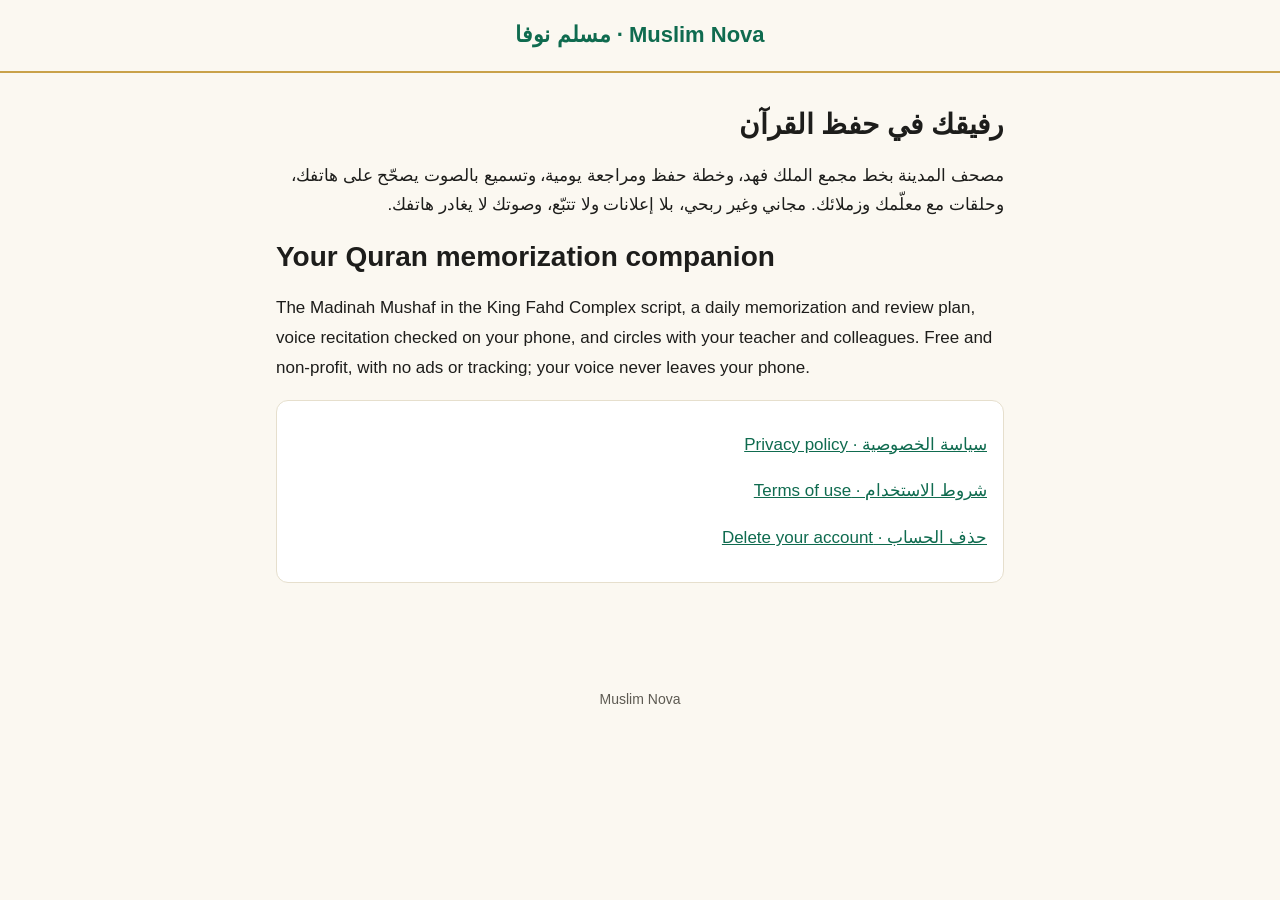
<file: index.html>
<!doctype html>
<html lang="ar" dir="rtl">
<head>
<meta charset="utf-8">
<meta name="viewport" content="width=device-width, initial-scale=1">
<title>Muslim Nova · مسلم نوفا</title>
<link rel="stylesheet" href="styles.css">
</head>
<body>
<header class="site"><a href="index.html">Muslim Nova · مسلم نوفا</a></header>
<main>
<section lang="ar">
<h1>رفيقك في حفظ القرآن</h1>
<p>مصحف المدينة بخط مجمع الملك فهد، وخطة حفظ ومراجعة يومية، وتسميع بالصوت يصحّح على هاتفك، وحلقات مع معلّمك وزملائك. مجاني وغير ربحي، بلا إعلانات ولا تتبّع، وصوتك لا يغادر هاتفك.</p>
</section>
<section lang="en">
<h1>Your Quran memorization companion</h1>
<p>The Madinah Mushaf in the King Fahd Complex script, a daily memorization and review plan, voice recitation checked on your phone, and circles with your teacher and colleagues. Free and non-profit, with no ads or tracking; your voice never leaves your phone.</p>
</section>
<div class="card">
<p><a href="privacy.html">سياسة الخصوصية · Privacy policy</a></p>
<p><a href="terms.html">شروط الاستخدام · Terms of use</a></p>
<p><a href="delete-account.html">حذف الحساب · Delete your account</a></p>
</div>
</main>
<footer>Muslim Nova</footer>
</body>
</html>
</file>
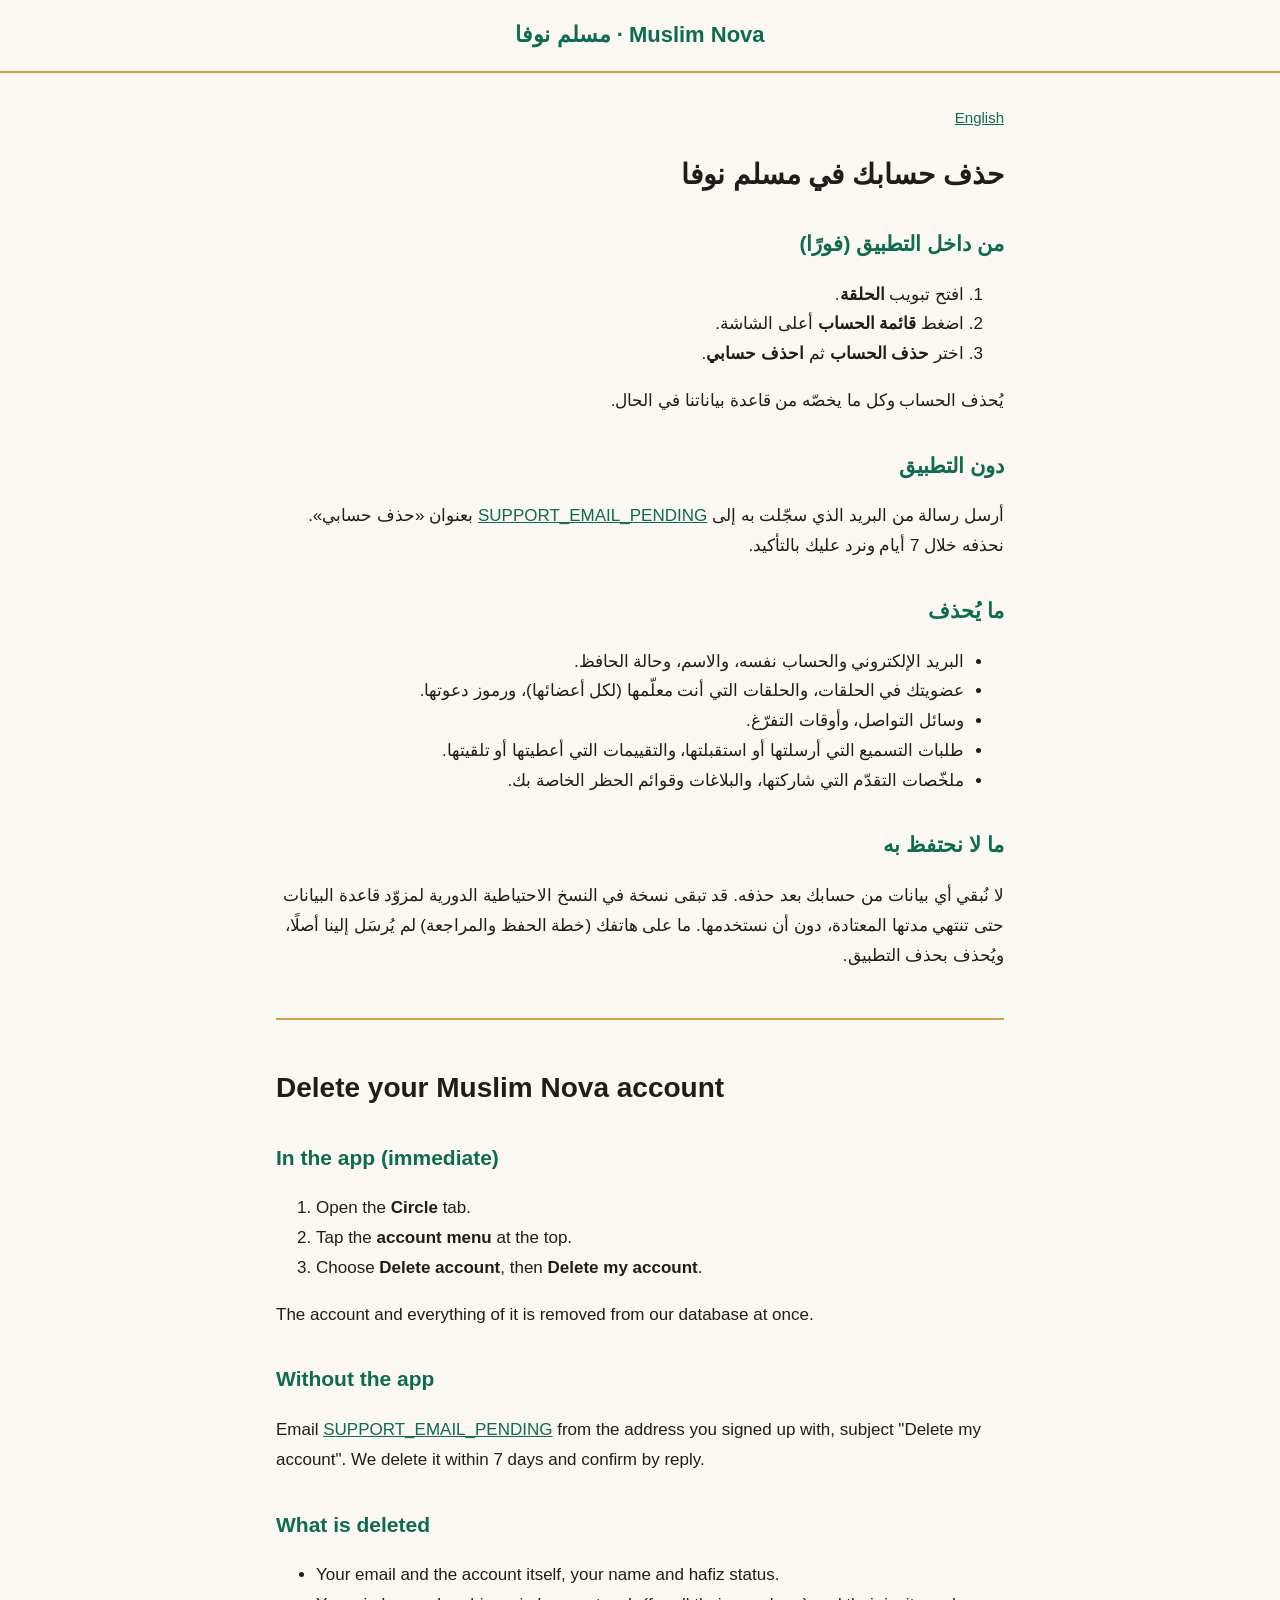
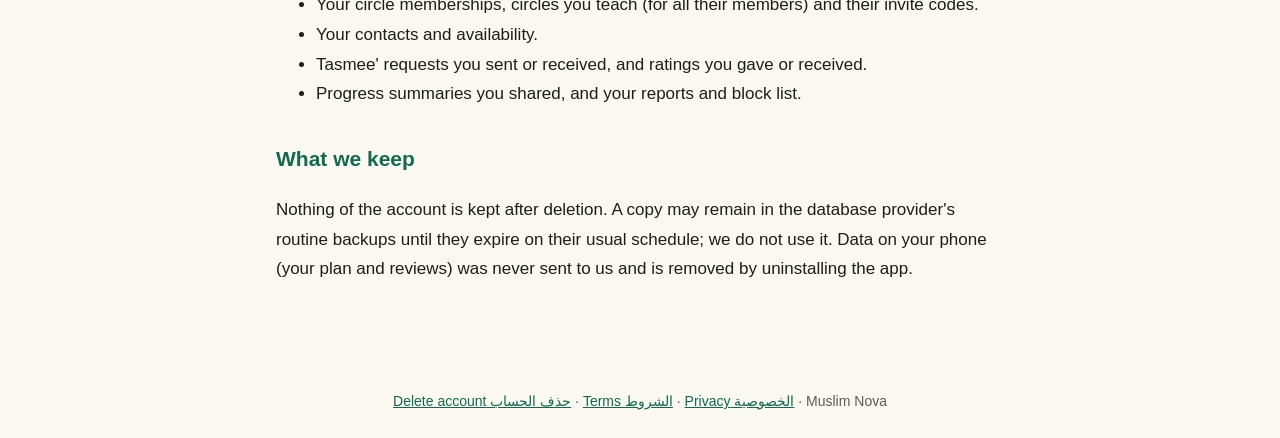
<file: delete-account.html>
<!doctype html>
<html lang="ar" dir="rtl">
<head>
<meta charset="utf-8">
<meta name="viewport" content="width=device-width, initial-scale=1">
<title>حذف الحساب · Muslim Nova</title>
<link rel="stylesheet" href="styles.css">
</head>
<body>
<header class="site"><a href="index.html">Muslim Nova · مسلم نوفا</a></header>
<main>
<nav class="langs"><a href="#en">English</a></nav>

<section lang="ar">
<h1>حذف حسابك في مسلم نوفا</h1>

<h2>من داخل التطبيق (فورًا)</h2>
<ol>
<li>افتح تبويب <strong>الحلقة</strong>.</li>
<li>اضغط <strong>قائمة الحساب</strong> أعلى الشاشة.</li>
<li>اختر <strong>حذف الحساب</strong> ثم <strong>احذف حسابي</strong>.</li>
</ol>
<p>يُحذف الحساب وكل ما يخصّه من قاعدة بياناتنا في الحال.</p>

<h2>دون التطبيق</h2>
<p>أرسل رسالة من البريد الذي سجّلت به إلى <a href="mailto:SUPPORT_EMAIL_PENDING?subject=Delete%20my%20account">SUPPORT_EMAIL_PENDING</a> بعنوان «حذف حسابي». نحذفه خلال 7 أيام ونرد عليك بالتأكيد.</p>

<h2>ما يُحذف</h2>
<ul>
<li>البريد الإلكتروني والحساب نفسه، والاسم، وحالة الحافظ.</li>
<li>عضويتك في الحلقات، والحلقات التي أنت معلّمها (لكل أعضائها)، ورموز دعوتها.</li>
<li>وسائل التواصل، وأوقات التفرّغ.</li>
<li>طلبات التسميع التي أرسلتها أو استقبلتها، والتقييمات التي أعطيتها أو تلقيتها.</li>
<li>ملخّصات التقدّم التي شاركتها، والبلاغات وقوائم الحظر الخاصة بك.</li>
</ul>

<h2>ما لا نحتفظ به</h2>
<p>لا نُبقي أي بيانات من حسابك بعد حذفه. قد تبقى نسخة في النسخ الاحتياطية الدورية لمزوّد قاعدة البيانات حتى تنتهي مدتها المعتادة، دون أن نستخدمها. ما على هاتفك (خطة الحفظ والمراجعة) لم يُرسَل إلينا أصلًا، ويُحذف بحذف التطبيق.</p>
</section>

<hr>

<section lang="en" id="en">
<h1>Delete your Muslim Nova account</h1>

<h2>In the app (immediate)</h2>
<ol>
<li>Open the <strong>Circle</strong> tab.</li>
<li>Tap the <strong>account menu</strong> at the top.</li>
<li>Choose <strong>Delete account</strong>, then <strong>Delete my account</strong>.</li>
</ol>
<p>The account and everything of it is removed from our database at once.</p>

<h2>Without the app</h2>
<p>Email <a href="mailto:SUPPORT_EMAIL_PENDING?subject=Delete%20my%20account">SUPPORT_EMAIL_PENDING</a> from the address you signed up with, subject "Delete my account". We delete it within 7 days and confirm by reply.</p>

<h2>What is deleted</h2>
<ul>
<li>Your email and the account itself, your name and hafiz status.</li>
<li>Your circle memberships, circles you teach (for all their members) and their invite codes.</li>
<li>Your contacts and availability.</li>
<li>Tasmee' requests you sent or received, and ratings you gave or received.</li>
<li>Progress summaries you shared, and your reports and block list.</li>
</ul>

<h2>What we keep</h2>
<p>Nothing of the account is kept after deletion. A copy may remain in the database provider's routine backups until they expire on their usual schedule; we do not use it. Data on your phone (your plan and reviews) was never sent to us and is removed by uninstalling the app.</p>
</section>
</main>
<footer>Muslim Nova · <a href="privacy.html">الخصوصية Privacy</a> · <a href="terms.html">الشروط Terms</a> · <a href="delete-account.html">حذف الحساب Delete account</a></footer>
</body>
</html>
</file>
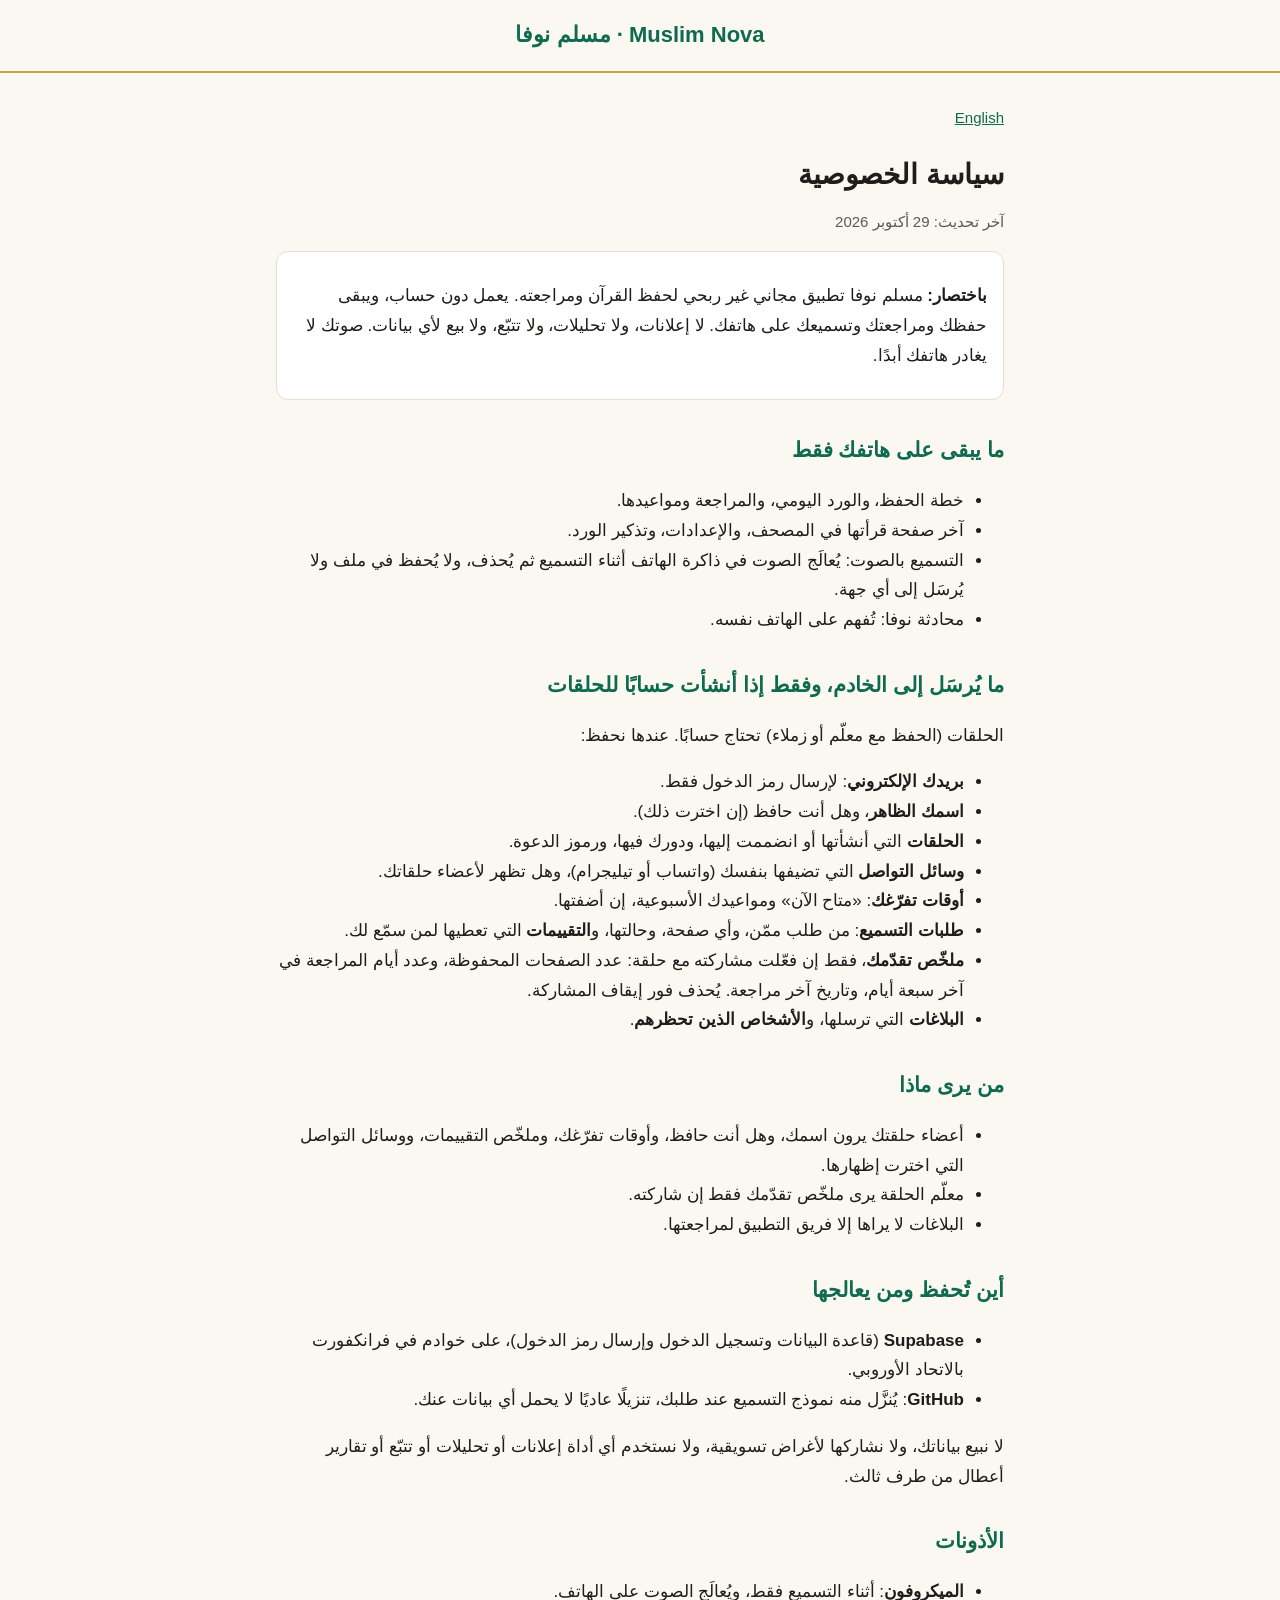
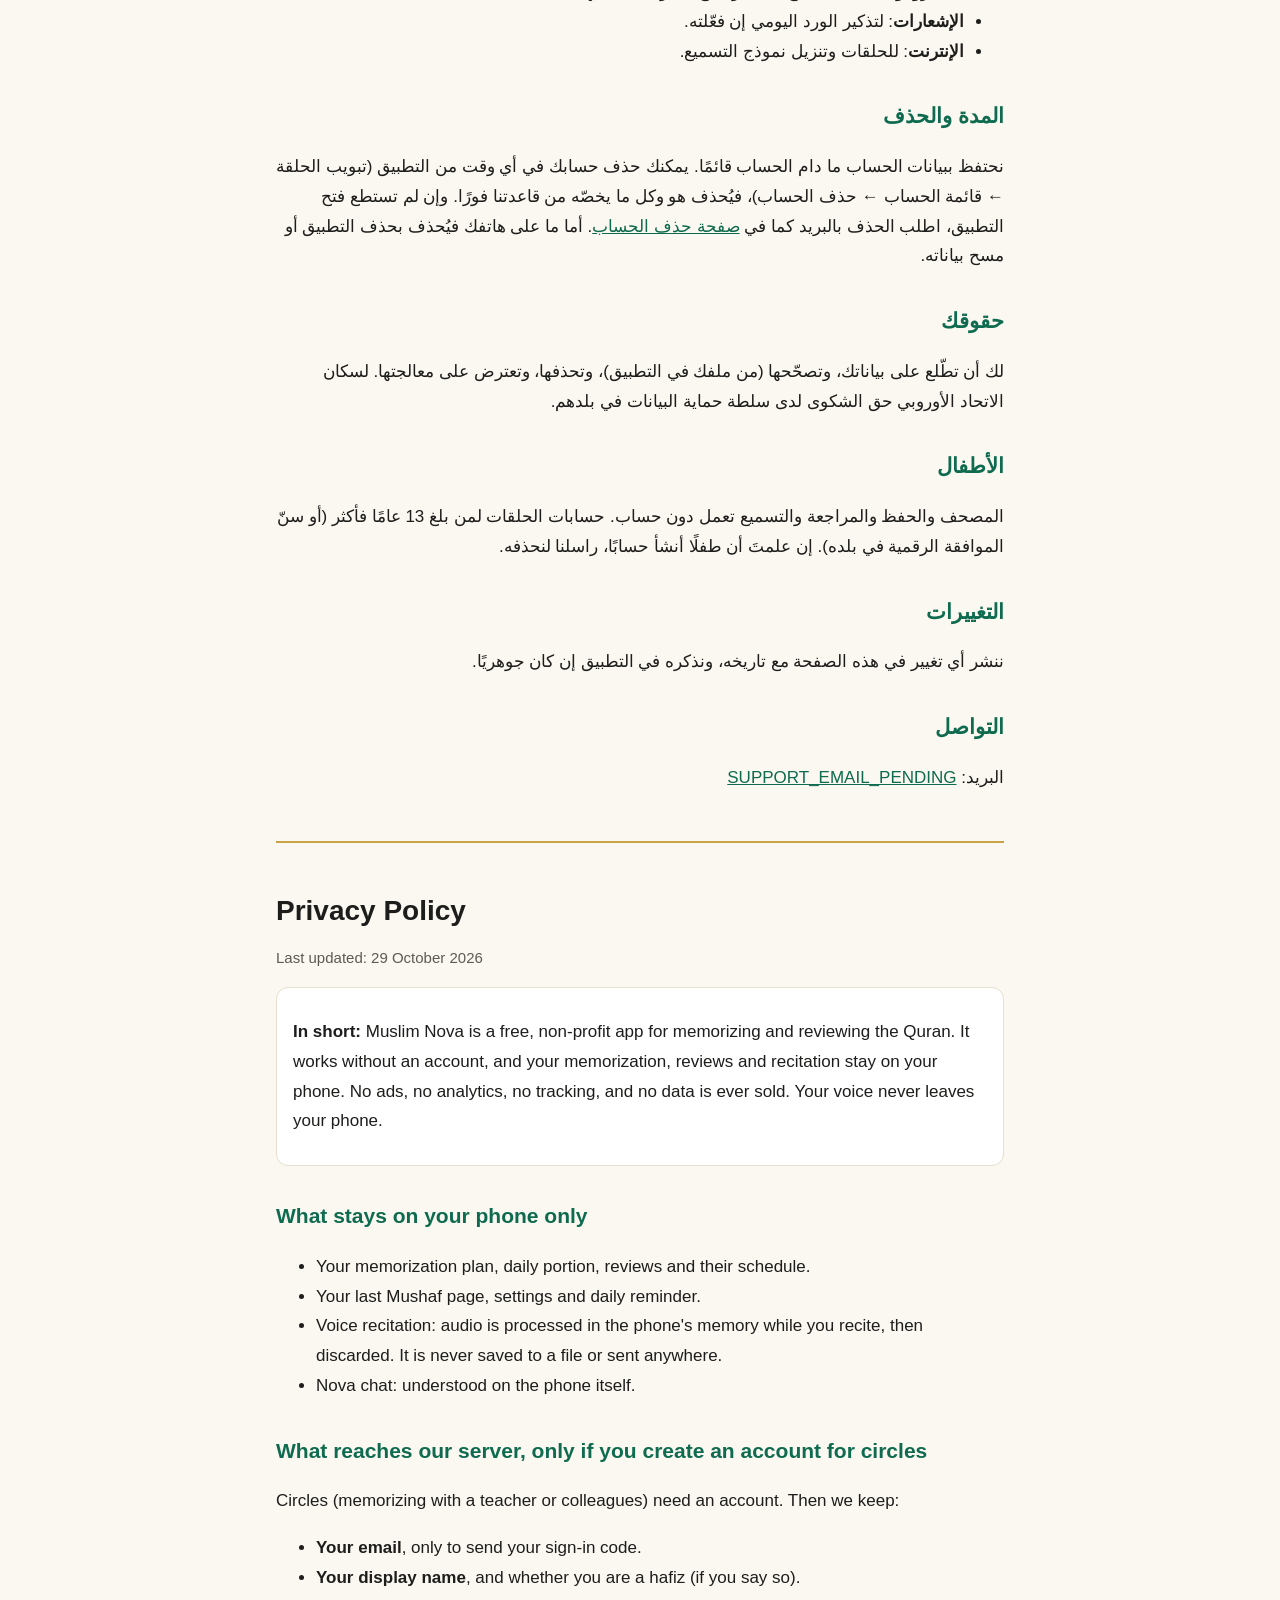
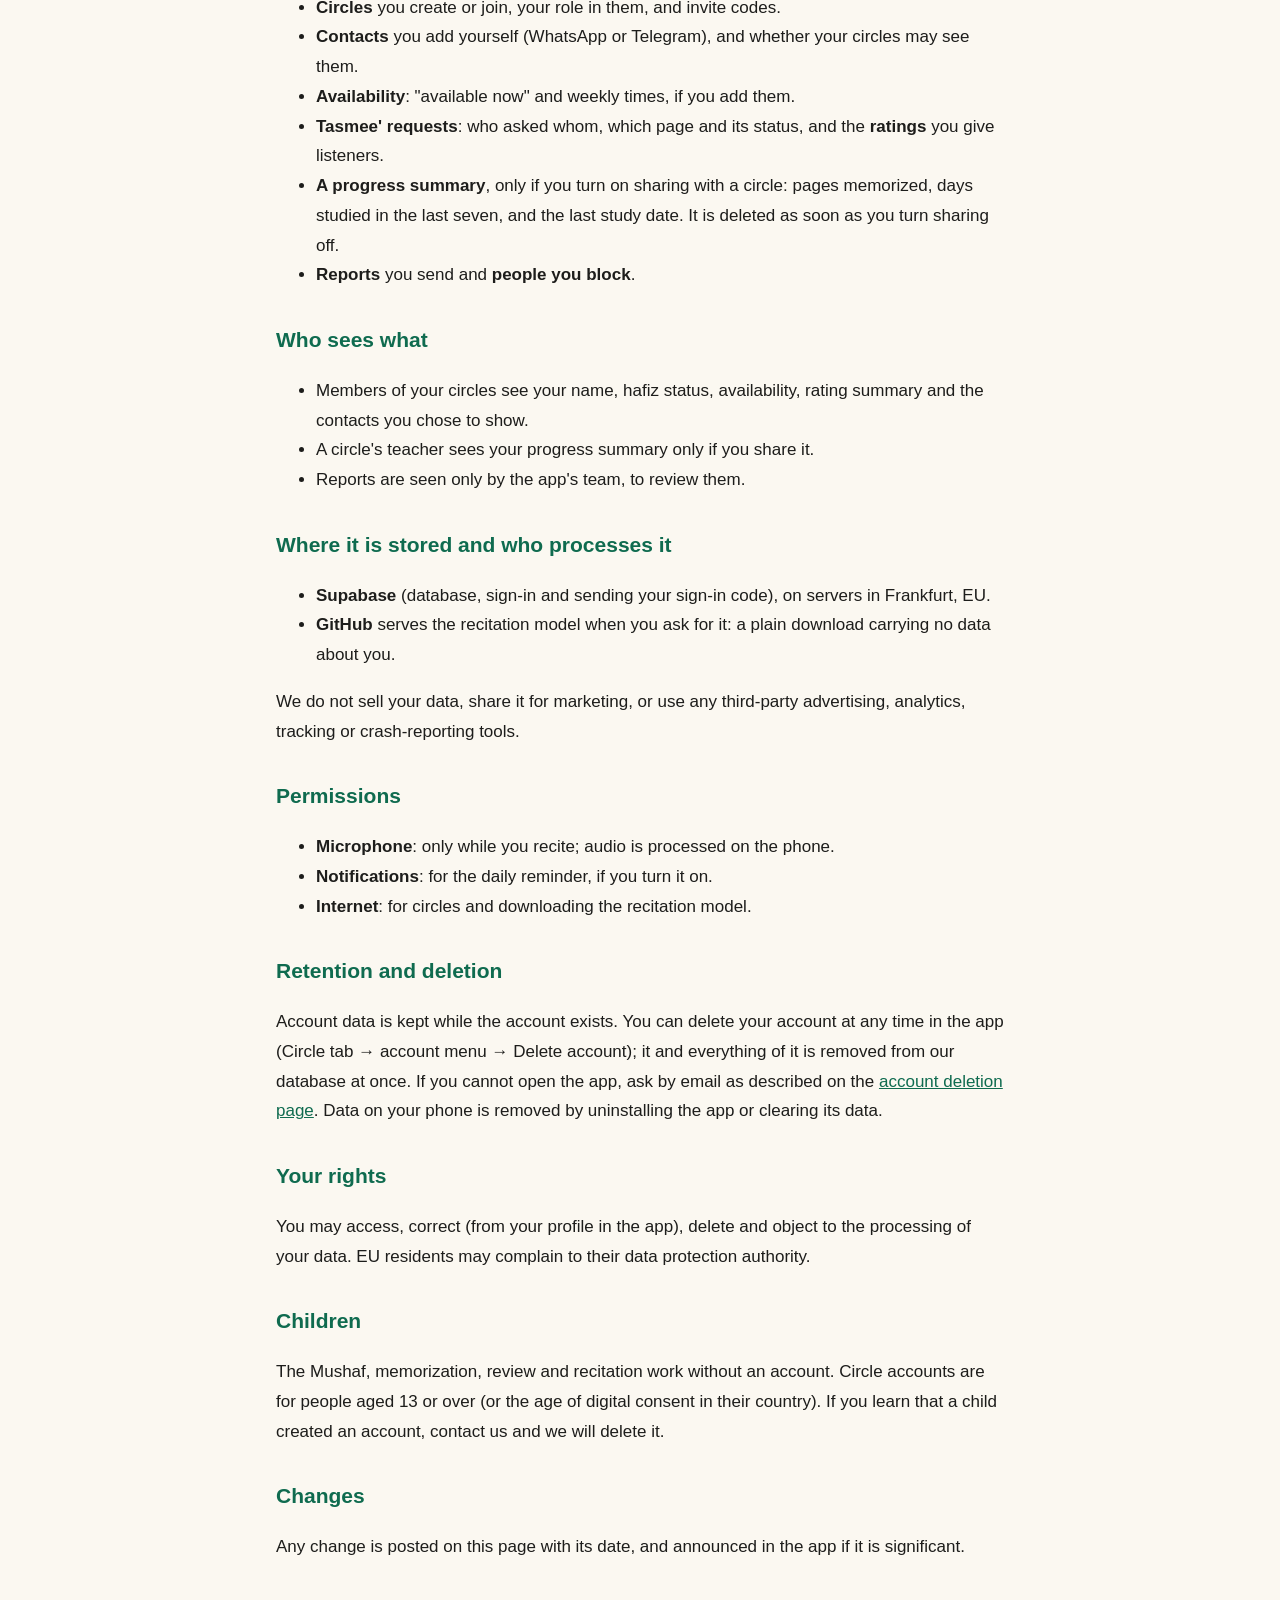
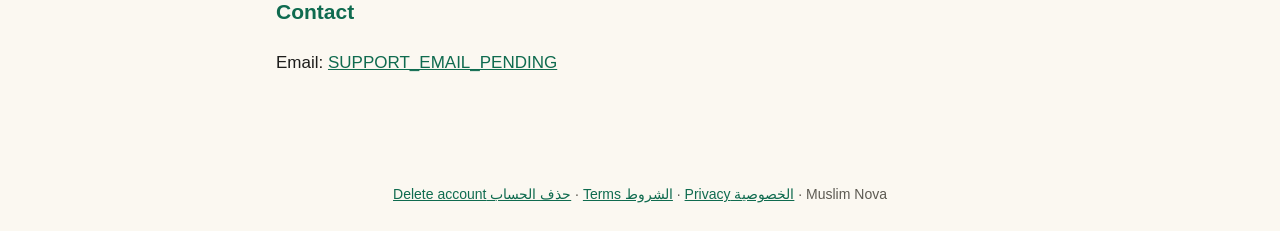
<file: privacy.html>
<!doctype html>
<html lang="ar" dir="rtl">
<head>
<meta charset="utf-8">
<meta name="viewport" content="width=device-width, initial-scale=1">
<title>سياسة الخصوصية · Muslim Nova</title>
<link rel="stylesheet" href="styles.css">
</head>
<body>
<header class="site"><a href="index.html">Muslim Nova · مسلم نوفا</a></header>
<main>
<nav class="langs"><a href="#en">English</a></nav>

<section lang="ar">
<h1>سياسة الخصوصية</h1>
<p class="updated">آخر تحديث: 29 أكتوبر 2026</p>

<div class="card">
<p><strong>باختصار:</strong> مسلم نوفا تطبيق مجاني غير ربحي لحفظ القرآن ومراجعته. يعمل دون حساب، ويبقى حفظك ومراجعتك وتسميعك على هاتفك. لا إعلانات، ولا تحليلات، ولا تتبّع، ولا بيع لأي بيانات. صوتك لا يغادر هاتفك أبدًا.</p>
</div>

<h2>ما يبقى على هاتفك فقط</h2>
<ul>
<li>خطة الحفظ، والورد اليومي، والمراجعة ومواعيدها.</li>
<li>آخر صفحة قرأتها في المصحف، والإعدادات، وتذكير الورد.</li>
<li>التسميع بالصوت: يُعالَج الصوت في ذاكرة الهاتف أثناء التسميع ثم يُحذف، ولا يُحفظ في ملف ولا يُرسَل إلى أي جهة.</li>
<li>محادثة نوفا: تُفهم على الهاتف نفسه.</li>
</ul>

<h2>ما يُرسَل إلى الخادم، وفقط إذا أنشأت حسابًا للحلقات</h2>
<p>الحلقات (الحفظ مع معلّم أو زملاء) تحتاج حسابًا. عندها نحفظ:</p>
<ul>
<li><strong>بريدك الإلكتروني</strong>: لإرسال رمز الدخول فقط.</li>
<li><strong>اسمك الظاهر</strong>، وهل أنت حافظ (إن اخترت ذلك).</li>
<li><strong>الحلقات</strong> التي أنشأتها أو انضممت إليها، ودورك فيها، ورموز الدعوة.</li>
<li><strong>وسائل التواصل</strong> التي تضيفها بنفسك (واتساب أو تيليجرام)، وهل تظهر لأعضاء حلقاتك.</li>
<li><strong>أوقات تفرّغك</strong>: «متاح الآن» ومواعيدك الأسبوعية، إن أضفتها.</li>
<li><strong>طلبات التسميع</strong>: من طلب ممّن، وأي صفحة، وحالتها، و<strong>التقييمات</strong> التي تعطيها لمن سمّع لك.</li>
<li><strong>ملخّص تقدّمك</strong>، فقط إن فعّلت مشاركته مع حلقة: عدد الصفحات المحفوظة، وعدد أيام المراجعة في آخر سبعة أيام، وتاريخ آخر مراجعة. يُحذف فور إيقاف المشاركة.</li>
<li><strong>البلاغات</strong> التي ترسلها، و<strong>الأشخاص الذين تحظرهم</strong>.</li>
</ul>

<h2>من يرى ماذا</h2>
<ul>
<li>أعضاء حلقتك يرون اسمك، وهل أنت حافظ، وأوقات تفرّغك، وملخّص التقييمات، ووسائل التواصل التي اخترت إظهارها.</li>
<li>معلّم الحلقة يرى ملخّص تقدّمك فقط إن شاركته.</li>
<li>البلاغات لا يراها إلا فريق التطبيق لمراجعتها.</li>
</ul>

<h2>أين تُحفظ ومن يعالجها</h2>
<ul>
<li><strong>Supabase</strong> (قاعدة البيانات وتسجيل الدخول وإرسال رمز الدخول)، على خوادم في فرانكفورت بالاتحاد الأوروبي.</li>
<li><strong>GitHub</strong>: يُنزَّل منه نموذج التسميع عند طلبك، تنزيلًا عاديًا لا يحمل أي بيانات عنك.</li>
</ul>
<p>لا نبيع بياناتك، ولا نشاركها لأغراض تسويقية، ولا نستخدم أي أداة إعلانات أو تحليلات أو تتبّع أو تقارير أعطال من طرف ثالث.</p>

<h2>الأذونات</h2>
<ul>
<li><strong>الميكروفون</strong>: أثناء التسميع فقط، ويُعالَج الصوت على الهاتف.</li>
<li><strong>الإشعارات</strong>: لتذكير الورد اليومي إن فعّلته.</li>
<li><strong>الإنترنت</strong>: للحلقات وتنزيل نموذج التسميع.</li>
</ul>

<h2>المدة والحذف</h2>
<p>نحتفظ ببيانات الحساب ما دام الحساب قائمًا. يمكنك حذف حسابك في أي وقت من التطبيق (تبويب الحلقة ← قائمة الحساب ← حذف الحساب)، فيُحذف هو وكل ما يخصّه من قاعدتنا فورًا. وإن لم تستطع فتح التطبيق، اطلب الحذف بالبريد كما في <a href="delete-account.html">صفحة حذف الحساب</a>. أما ما على هاتفك فيُحذف بحذف التطبيق أو مسح بياناته.</p>

<h2>حقوقك</h2>
<p>لك أن تطّلع على بياناتك، وتصحّحها (من ملفك في التطبيق)، وتحذفها، وتعترض على معالجتها. لسكان الاتحاد الأوروبي حق الشكوى لدى سلطة حماية البيانات في بلدهم.</p>

<h2>الأطفال</h2>
<p>المصحف والحفظ والمراجعة والتسميع تعمل دون حساب. حسابات الحلقات لمن بلغ 13 عامًا فأكثر (أو سنّ الموافقة الرقمية في بلده). إن علمتَ أن طفلًا أنشأ حسابًا، راسلنا لنحذفه.</p>

<h2>التغييرات</h2>
<p>ننشر أي تغيير في هذه الصفحة مع تاريخه، ونذكره في التطبيق إن كان جوهريًا.</p>

<h2>التواصل</h2>
<p>البريد: <a href="mailto:SUPPORT_EMAIL_PENDING">SUPPORT_EMAIL_PENDING</a></p>
</section>

<hr>

<section lang="en" id="en">
<h1>Privacy Policy</h1>
<p class="updated">Last updated: 29 October 2026</p>

<div class="card">
<p><strong>In short:</strong> Muslim Nova is a free, non-profit app for memorizing and reviewing the Quran. It works without an account, and your memorization, reviews and recitation stay on your phone. No ads, no analytics, no tracking, and no data is ever sold. Your voice never leaves your phone.</p>
</div>

<h2>What stays on your phone only</h2>
<ul>
<li>Your memorization plan, daily portion, reviews and their schedule.</li>
<li>Your last Mushaf page, settings and daily reminder.</li>
<li>Voice recitation: audio is processed in the phone's memory while you recite, then discarded. It is never saved to a file or sent anywhere.</li>
<li>Nova chat: understood on the phone itself.</li>
</ul>

<h2>What reaches our server, only if you create an account for circles</h2>
<p>Circles (memorizing with a teacher or colleagues) need an account. Then we keep:</p>
<ul>
<li><strong>Your email</strong>, only to send your sign-in code.</li>
<li><strong>Your display name</strong>, and whether you are a hafiz (if you say so).</li>
<li><strong>Circles</strong> you create or join, your role in them, and invite codes.</li>
<li><strong>Contacts</strong> you add yourself (WhatsApp or Telegram), and whether your circles may see them.</li>
<li><strong>Availability</strong>: "available now" and weekly times, if you add them.</li>
<li><strong>Tasmee' requests</strong>: who asked whom, which page and its status, and the <strong>ratings</strong> you give listeners.</li>
<li><strong>A progress summary</strong>, only if you turn on sharing with a circle: pages memorized, days studied in the last seven, and the last study date. It is deleted as soon as you turn sharing off.</li>
<li><strong>Reports</strong> you send and <strong>people you block</strong>.</li>
</ul>

<h2>Who sees what</h2>
<ul>
<li>Members of your circles see your name, hafiz status, availability, rating summary and the contacts you chose to show.</li>
<li>A circle's teacher sees your progress summary only if you share it.</li>
<li>Reports are seen only by the app's team, to review them.</li>
</ul>

<h2>Where it is stored and who processes it</h2>
<ul>
<li><strong>Supabase</strong> (database, sign-in and sending your sign-in code), on servers in Frankfurt, EU.</li>
<li><strong>GitHub</strong> serves the recitation model when you ask for it: a plain download carrying no data about you.</li>
</ul>
<p>We do not sell your data, share it for marketing, or use any third-party advertising, analytics, tracking or crash-reporting tools.</p>

<h2>Permissions</h2>
<ul>
<li><strong>Microphone</strong>: only while you recite; audio is processed on the phone.</li>
<li><strong>Notifications</strong>: for the daily reminder, if you turn it on.</li>
<li><strong>Internet</strong>: for circles and downloading the recitation model.</li>
</ul>

<h2>Retention and deletion</h2>
<p>Account data is kept while the account exists. You can delete your account at any time in the app (Circle tab → account menu → Delete account); it and everything of it is removed from our database at once. If you cannot open the app, ask by email as described on the <a href="delete-account.html">account deletion page</a>. Data on your phone is removed by uninstalling the app or clearing its data.</p>

<h2>Your rights</h2>
<p>You may access, correct (from your profile in the app), delete and object to the processing of your data. EU residents may complain to their data protection authority.</p>

<h2>Children</h2>
<p>The Mushaf, memorization, review and recitation work without an account. Circle accounts are for people aged 13 or over (or the age of digital consent in their country). If you learn that a child created an account, contact us and we will delete it.</p>

<h2>Changes</h2>
<p>Any change is posted on this page with its date, and announced in the app if it is significant.</p>

<h2>Contact</h2>
<p>Email: <a href="mailto:SUPPORT_EMAIL_PENDING">SUPPORT_EMAIL_PENDING</a></p>
</section>
</main>
<footer>Muslim Nova · <a href="privacy.html">الخصوصية Privacy</a> · <a href="terms.html">الشروط Terms</a> · <a href="delete-account.html">حذف الحساب Delete account</a></footer>
</body>
</html>
</file>
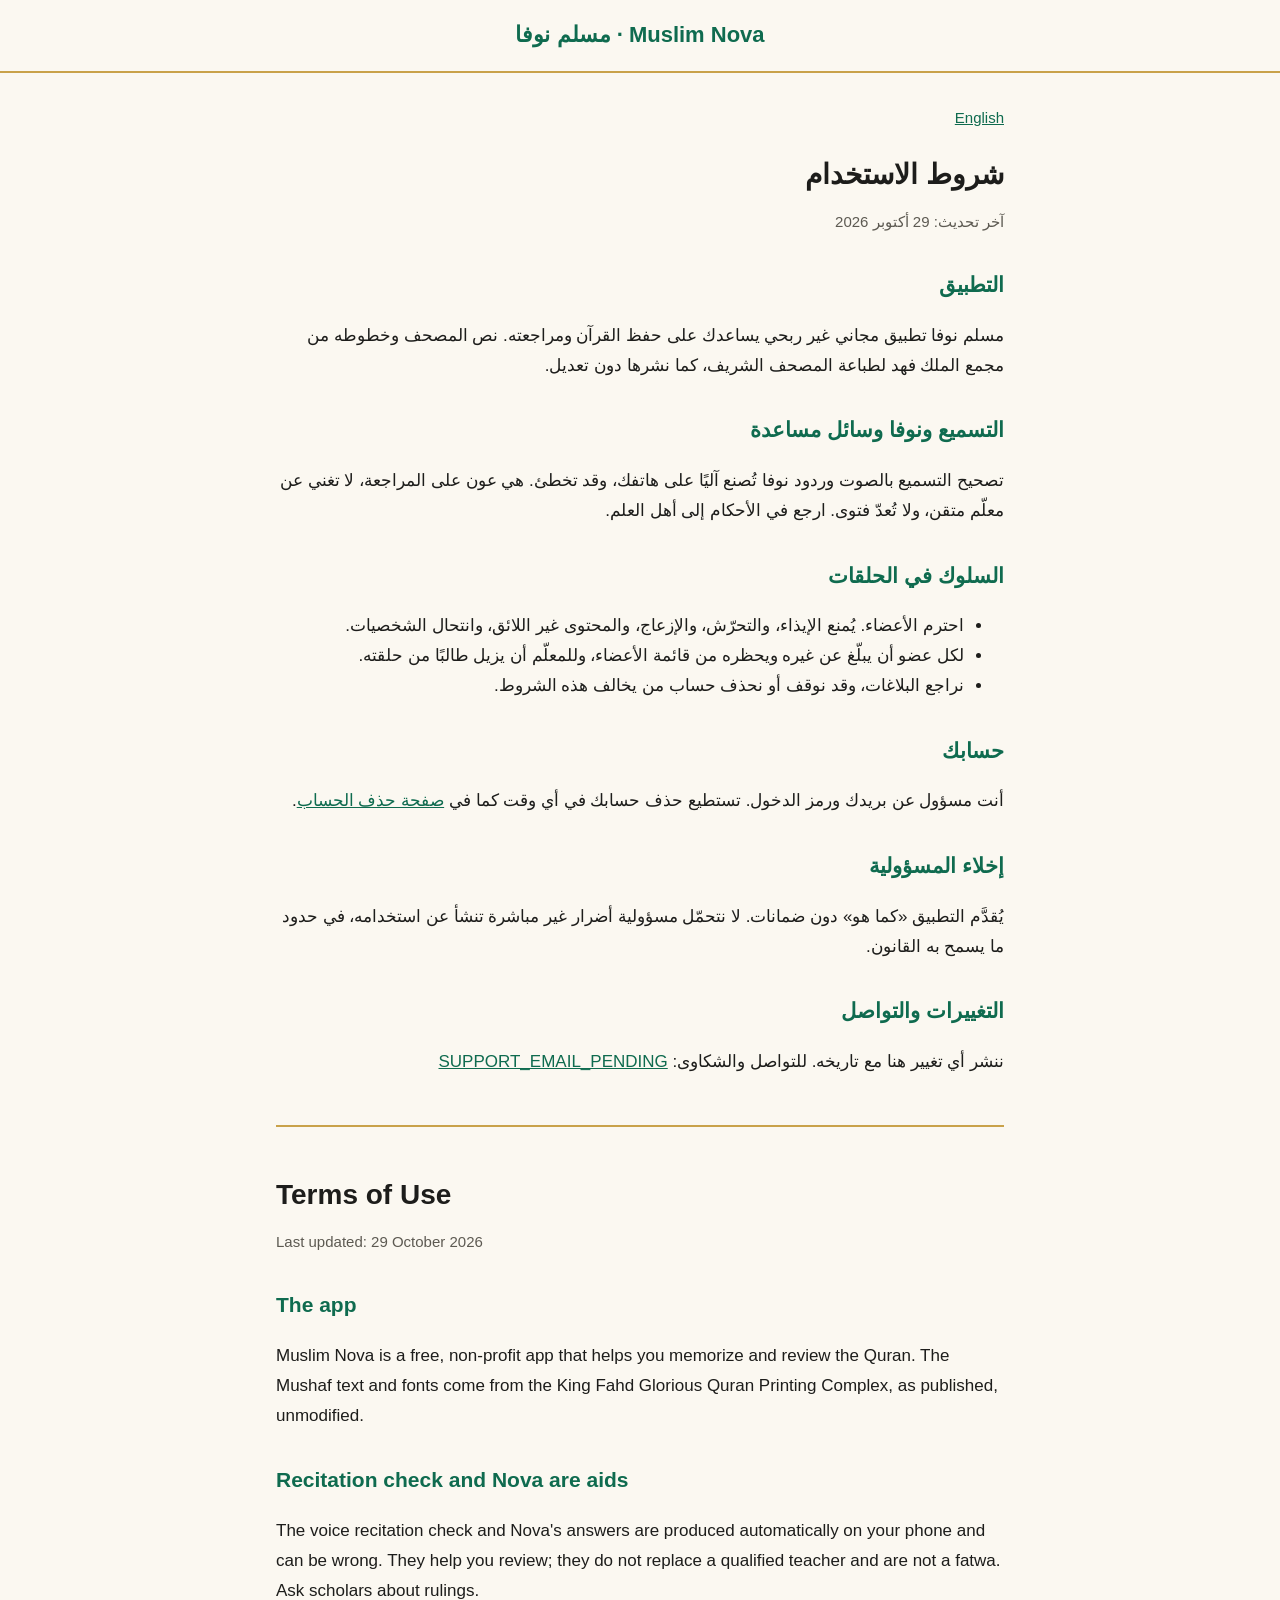
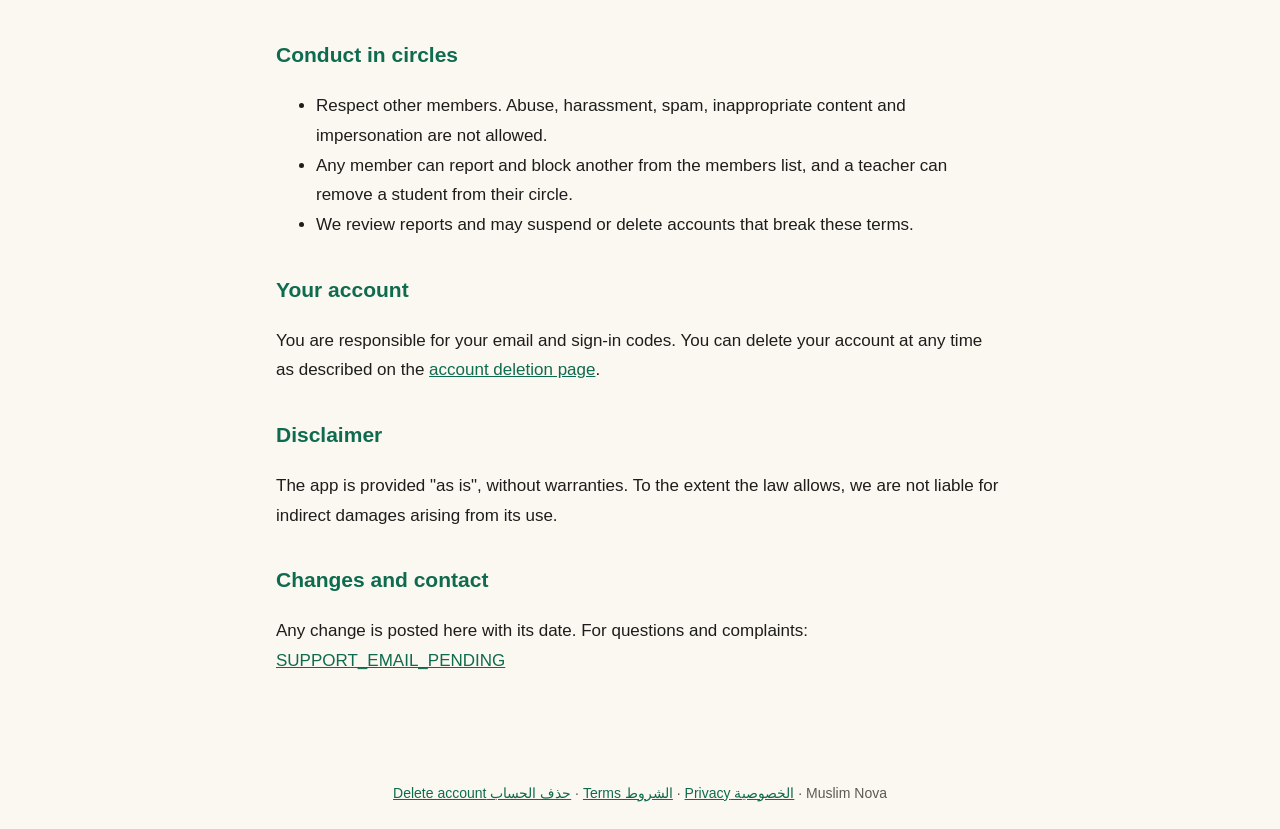
<file: terms.html>
<!doctype html>
<html lang="ar" dir="rtl">
<head>
<meta charset="utf-8">
<meta name="viewport" content="width=device-width, initial-scale=1">
<title>شروط الاستخدام · Muslim Nova</title>
<link rel="stylesheet" href="styles.css">
</head>
<body>
<header class="site"><a href="index.html">Muslim Nova · مسلم نوفا</a></header>
<main>
<nav class="langs"><a href="#en">English</a></nav>

<section lang="ar">
<h1>شروط الاستخدام</h1>
<p class="updated">آخر تحديث: 29 أكتوبر 2026</p>

<h2>التطبيق</h2>
<p>مسلم نوفا تطبيق مجاني غير ربحي يساعدك على حفظ القرآن ومراجعته. نص المصحف وخطوطه من مجمع الملك فهد لطباعة المصحف الشريف، كما نشرها دون تعديل.</p>

<h2>التسميع ونوفا وسائل مساعدة</h2>
<p>تصحيح التسميع بالصوت وردود نوفا تُصنع آليًا على هاتفك، وقد تخطئ. هي عون على المراجعة، لا تغني عن معلّم متقن، ولا تُعدّ فتوى. ارجع في الأحكام إلى أهل العلم.</p>

<h2>السلوك في الحلقات</h2>
<ul>
<li>احترم الأعضاء. يُمنع الإيذاء، والتحرّش، والإزعاج، والمحتوى غير اللائق، وانتحال الشخصيات.</li>
<li>لكل عضو أن يبلّغ عن غيره ويحظره من قائمة الأعضاء، وللمعلّم أن يزيل طالبًا من حلقته.</li>
<li>نراجع البلاغات، وقد نوقف أو نحذف حساب من يخالف هذه الشروط.</li>
</ul>

<h2>حسابك</h2>
<p>أنت مسؤول عن بريدك ورمز الدخول. تستطيع حذف حسابك في أي وقت كما في <a href="delete-account.html">صفحة حذف الحساب</a>.</p>

<h2>إخلاء المسؤولية</h2>
<p>يُقدَّم التطبيق «كما هو» دون ضمانات. لا نتحمّل مسؤولية أضرار غير مباشرة تنشأ عن استخدامه، في حدود ما يسمح به القانون.</p>

<h2>التغييرات والتواصل</h2>
<p>ننشر أي تغيير هنا مع تاريخه. للتواصل والشكاوى: <a href="mailto:SUPPORT_EMAIL_PENDING">SUPPORT_EMAIL_PENDING</a></p>
</section>

<hr>

<section lang="en" id="en">
<h1>Terms of Use</h1>
<p class="updated">Last updated: 29 October 2026</p>

<h2>The app</h2>
<p>Muslim Nova is a free, non-profit app that helps you memorize and review the Quran. The Mushaf text and fonts come from the King Fahd Glorious Quran Printing Complex, as published, unmodified.</p>

<h2>Recitation check and Nova are aids</h2>
<p>The voice recitation check and Nova's answers are produced automatically on your phone and can be wrong. They help you review; they do not replace a qualified teacher and are not a fatwa. Ask scholars about rulings.</p>

<h2>Conduct in circles</h2>
<ul>
<li>Respect other members. Abuse, harassment, spam, inappropriate content and impersonation are not allowed.</li>
<li>Any member can report and block another from the members list, and a teacher can remove a student from their circle.</li>
<li>We review reports and may suspend or delete accounts that break these terms.</li>
</ul>

<h2>Your account</h2>
<p>You are responsible for your email and sign-in codes. You can delete your account at any time as described on the <a href="delete-account.html">account deletion page</a>.</p>

<h2>Disclaimer</h2>
<p>The app is provided "as is", without warranties. To the extent the law allows, we are not liable for indirect damages arising from its use.</p>

<h2>Changes and contact</h2>
<p>Any change is posted here with its date. For questions and complaints: <a href="mailto:SUPPORT_EMAIL_PENDING">SUPPORT_EMAIL_PENDING</a></p>
</section>
</main>
<footer>Muslim Nova · <a href="privacy.html">الخصوصية Privacy</a> · <a href="terms.html">الشروط Terms</a> · <a href="delete-account.html">حذف الحساب Delete account</a></footer>
</body>
</html>
</file>
<file: styles.css>
:root {
  --paper: #fbf8f1;
  --ink: #1d1d1b;
  --muted: #5d5a52;
  --green: #0f6b4f;
  --gold: #c9a24a;
  --card: #ffffff;
  --rule: #e6dfcd;
}

@media (prefers-color-scheme: dark) {
  :root {
    --paper: #121614;
    --ink: #ece6d6;
    --muted: #b4ad9c;
    --green: #5fb894;
    --gold: #c9a24a;
    --card: #1a201d;
    --rule: #2c3530;
  }
}

* { box-sizing: border-box; }

body {
  margin: 0;
  background: var(--paper);
  color: var(--ink);
  font: 17px/1.75 "IBM Plex Sans Arabic", "Segoe UI", Tahoma, sans-serif;
}

main {
  max-width: 760px;
  margin: 0 auto;
  padding: 24px 16px 64px;
}

header.site {
  border-bottom: 2px solid var(--gold);
  padding: 16px;
  text-align: center;
}

header.site a {
  color: var(--green);
  font-weight: 700;
  font-size: 22px;
  text-decoration: none;
}

nav.langs {
  margin: 8px 0 24px;
  font-size: 15px;
}

nav.langs a, a { color: var(--green); }

h1 { font-size: 28px; line-height: 1.4; margin: 8px 0 4px; }
h2 { font-size: 21px; margin: 32px 0 8px; color: var(--green); }
h3 { font-size: 18px; margin: 20px 0 4px; }

.updated { color: var(--muted); font-size: 15px; }

.card {
  background: var(--card);
  border: 1px solid var(--rule);
  border-radius: 12px;
  padding: 12px 16px;
  margin: 16px 0;
}

section[lang="en"] { direction: ltr; text-align: left; }

hr {
  border: 0;
  border-top: 2px solid var(--gold);
  margin: 48px 0;
}

footer {
  text-align: center;
  color: var(--muted);
  font-size: 14px;
  padding: 24px 16px;
}
</file>
